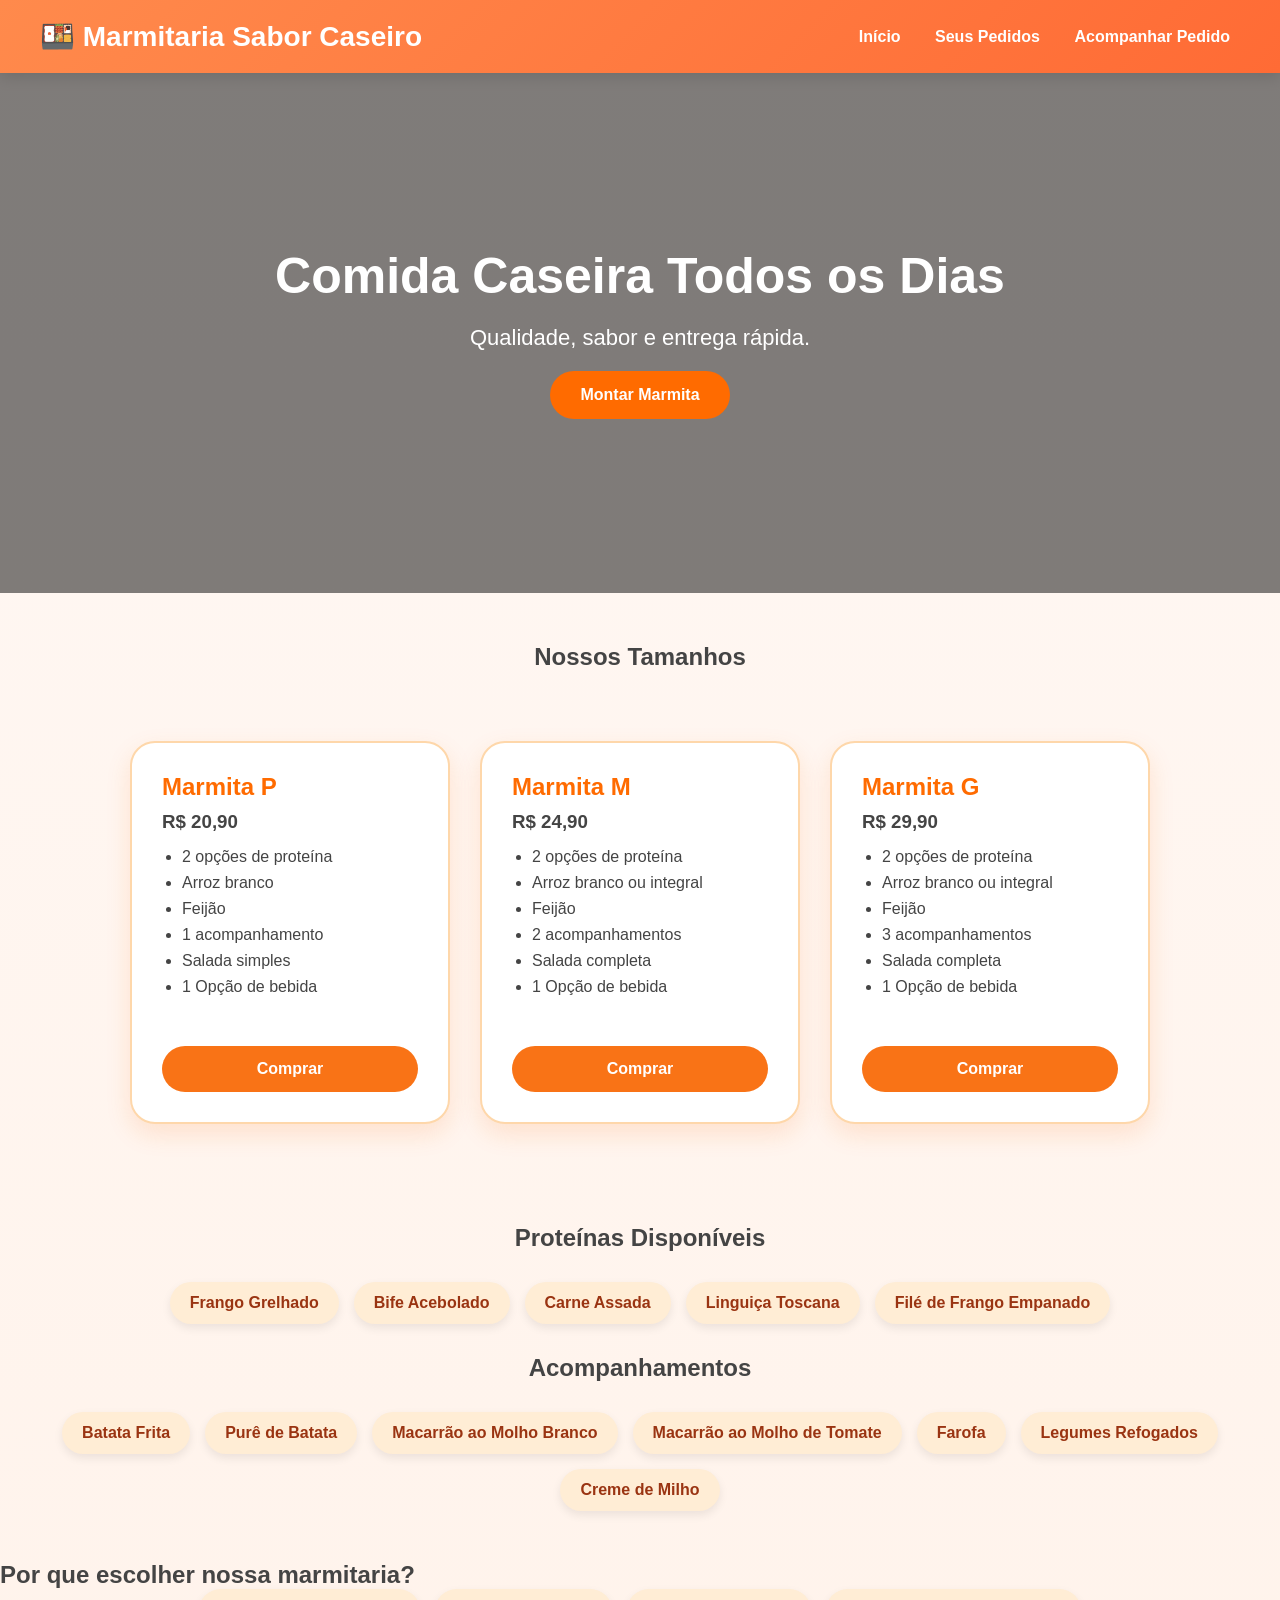
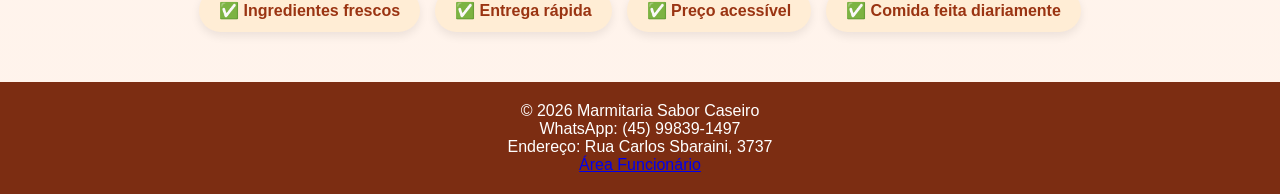
<file: site-domicio1-main/site domicio/index.html>
<!DOCTYPE html>
<html lang="pt-BR">
<head>
<meta charset="UTF-8">
<meta name="viewport" content="width=device-width, initial-scale=1.0">

<title>Marmitaria Sabor Caseiro</title>

<meta name="description" content="Marmitas caseiras com entrega rápida. Monte sua marmita personalizada e receba em casa.">

<link rel="stylesheet" href="style.css">
</head>
<body>

<header>
    <div class="logo">🍱 Marmitaria Sabor Caseiro</div>

    <nav aria-label="Menu principal">
         <a href="index.html">Início</a>
         <a href="carrinho.html">Seus Pedidos</a>
         <a href="acompanhar.html">Acompanhar Pedido</a>
    </nav>
</header>

<section class="banner">
    <h1>Comida Caseira Todos os Dias</h1>
    <p>Qualidade, sabor e entrega rápida.</p>
    <a href="montar.html" class="btn">Montar Marmita</a>
</section>

<main>

<section class="titulo">
    <h2>Nossos Tamanhos</h2>
</section>

<section class="cards">

    <div class="card">
        <h2>Marmita P</h2>

        <h3>R$ 20,90</h3>

        <ul>
            <li>2 opções de proteína</li>
            <li>Arroz branco</li>
            <li>Feijão</li>
            <li>1 acompanhamento</li>
            <li>Salada simples</li>
            <li>1 Opção de bebida</li>
        </ul>

        <button onclick="escolherMarmita('Marmita P')">
            Comprar
        </button>
    </div>

    <div class="card">
        <h2>Marmita M</h2>

        <h3>R$ 24,90</h3>

        <ul>
            <li>2 opções de proteína</li>
            <li>Arroz branco ou integral</li>
            <li>Feijão</li>
            <li>2 acompanhamentos</li>
            <li>Salada completa</li>
            <li>1 Opção de bebida</li>
        </ul>

        <button onclick="escolherMarmita('Marmita M')">
            Comprar
        </button>
    </div>

    <div class="card">
        <h2>Marmita G</h2>

        <h3>R$ 29,90</h3>

        <ul>
            <li>2 opções de proteína</li>
            <li>Arroz branco ou integral</li>
            <li>Feijão</li>
            <li>3 acompanhamentos</li>
            <li>Salada completa</li>
            <li>1 Opção de bebida</li>
        </ul>

        <button onclick="escolherMarmita('Marmita G')">
            Comprar
        </button>
    </div>

</section>

<section class="info">

    <h2>Proteínas Disponíveis</h2>

    <div class="lista">
        <span>Frango Grelhado</span>
        <span>Bife Acebolado</span>
        <span>Carne Assada</span>
        <span>Linguiça Toscana</span>
        <span>Filé de Frango Empanado</span>
    </div>

    <h2>Acompanhamentos</h2>

    <div class="lista">
        <span>Batata Frita</span>
        <span>Purê de Batata</span>
        <span>Macarrão ao Molho Branco</span>
        <span>Macarrão ao Molho de Tomate</span>
        <span>Farofa</span>
        <span>Legumes Refogados</span>
        <span>Creme de Milho</span>
    </div>

</section>

<section class="beneficios">

    <h2>Por que escolher nossa marmitaria?</h2>

    <div class="lista">
        <span>✅ Ingredientes frescos</span>
        <span>✅ Entrega rápida</span>
        <span>✅ Preço acessível</span>
        <span>✅ Comida feita diariamente</span>
    </div>

</section>

</main>

<footer>
    <p>© 2026 Marmitaria Sabor Caseiro</p>
    <p>WhatsApp: (45) 99839-1497</p>
    <p>Endereço: Rua Carlos Sbaraini, 3737
    </p>
    <a href="funcionario.html">Área Funcionário</a>
</footer>


<script src="script.js"></script>

</body>
</html>
</file>
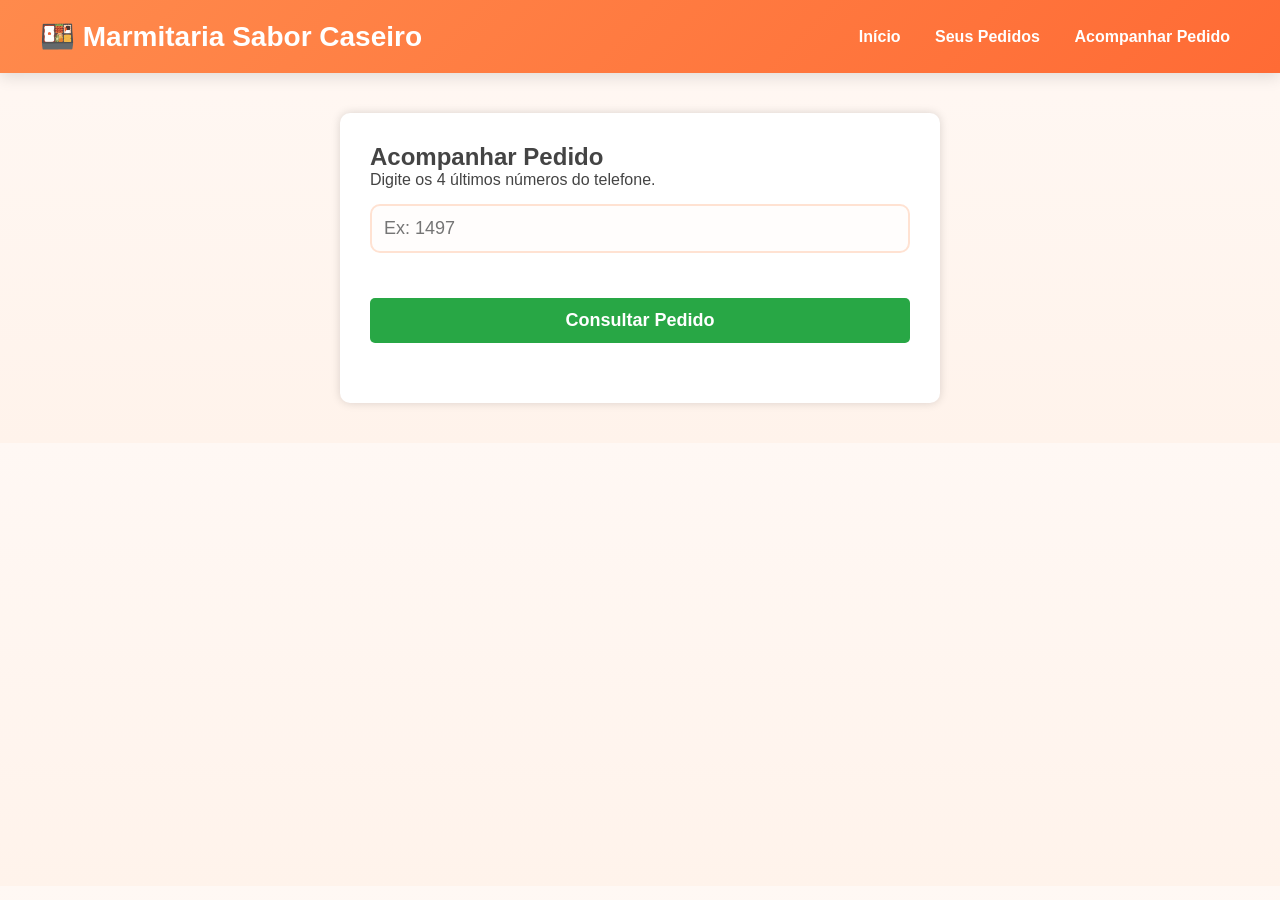
<file: site-domicio1-main/site domicio/acompanhar.html>
<!DOCTYPE html>
<html lang="pt-BR">
<head>
<meta charset="UTF-8">
<meta name="viewport" content="width=device-width, initial-scale=1.0">

<title>Acompanhar Pedido</title>

<link rel="stylesheet" href="style.css">

<style>

.container{
    max-width:600px;
    margin:40px auto;
    background:#fff;
    padding:30px;
    border-radius:10px;
    box-shadow:0 0 10px rgba(0,0,0,.15);
}

input{
    width:100%;
    padding:12px;
    margin:15px 0;
    font-size:18px;
}

button{
    width:100%;
    padding:12px;
    background:#28a745;
    color:white;
    border:none;
    font-size:18px;
    cursor:pointer;
    border-radius:5px;
}

.status{
    margin-top:30px;
    text-align:center;
}

.etapa{
    padding:15px;
    margin:10px 0;
    border-radius:8px;
    background:#eee;
}

.ativa{
    background:#28a745;
    color:white;
    font-weight:bold;
}

.codigo{
    font-size:22px;
    color:#d35400;
}

</style>

</head>
<body>

<header>

<div class="logo">🍱 Marmitaria Sabor Caseiro</div>

<nav>
<a href="index.html">Início</a>
<a href="carrinho.html">Seus Pedidos</a>
<a href="acompanhar.html">Acompanhar Pedido</a>
</nav>

</header>

<div class="container">

<h2>Acompanhar Pedido</h2>

<p>Digite os 4 últimos números do telefone.</p>

<input
type="text"
id="codigo"
maxlength="4"
placeholder="Ex: 1497">

<button onclick="buscarPedido()">
Consultar Pedido
</button>

<div class="status" id="resultado"></div>

</div>

<script src="acompanhar.js"></script>

</body>
</html>
</file>
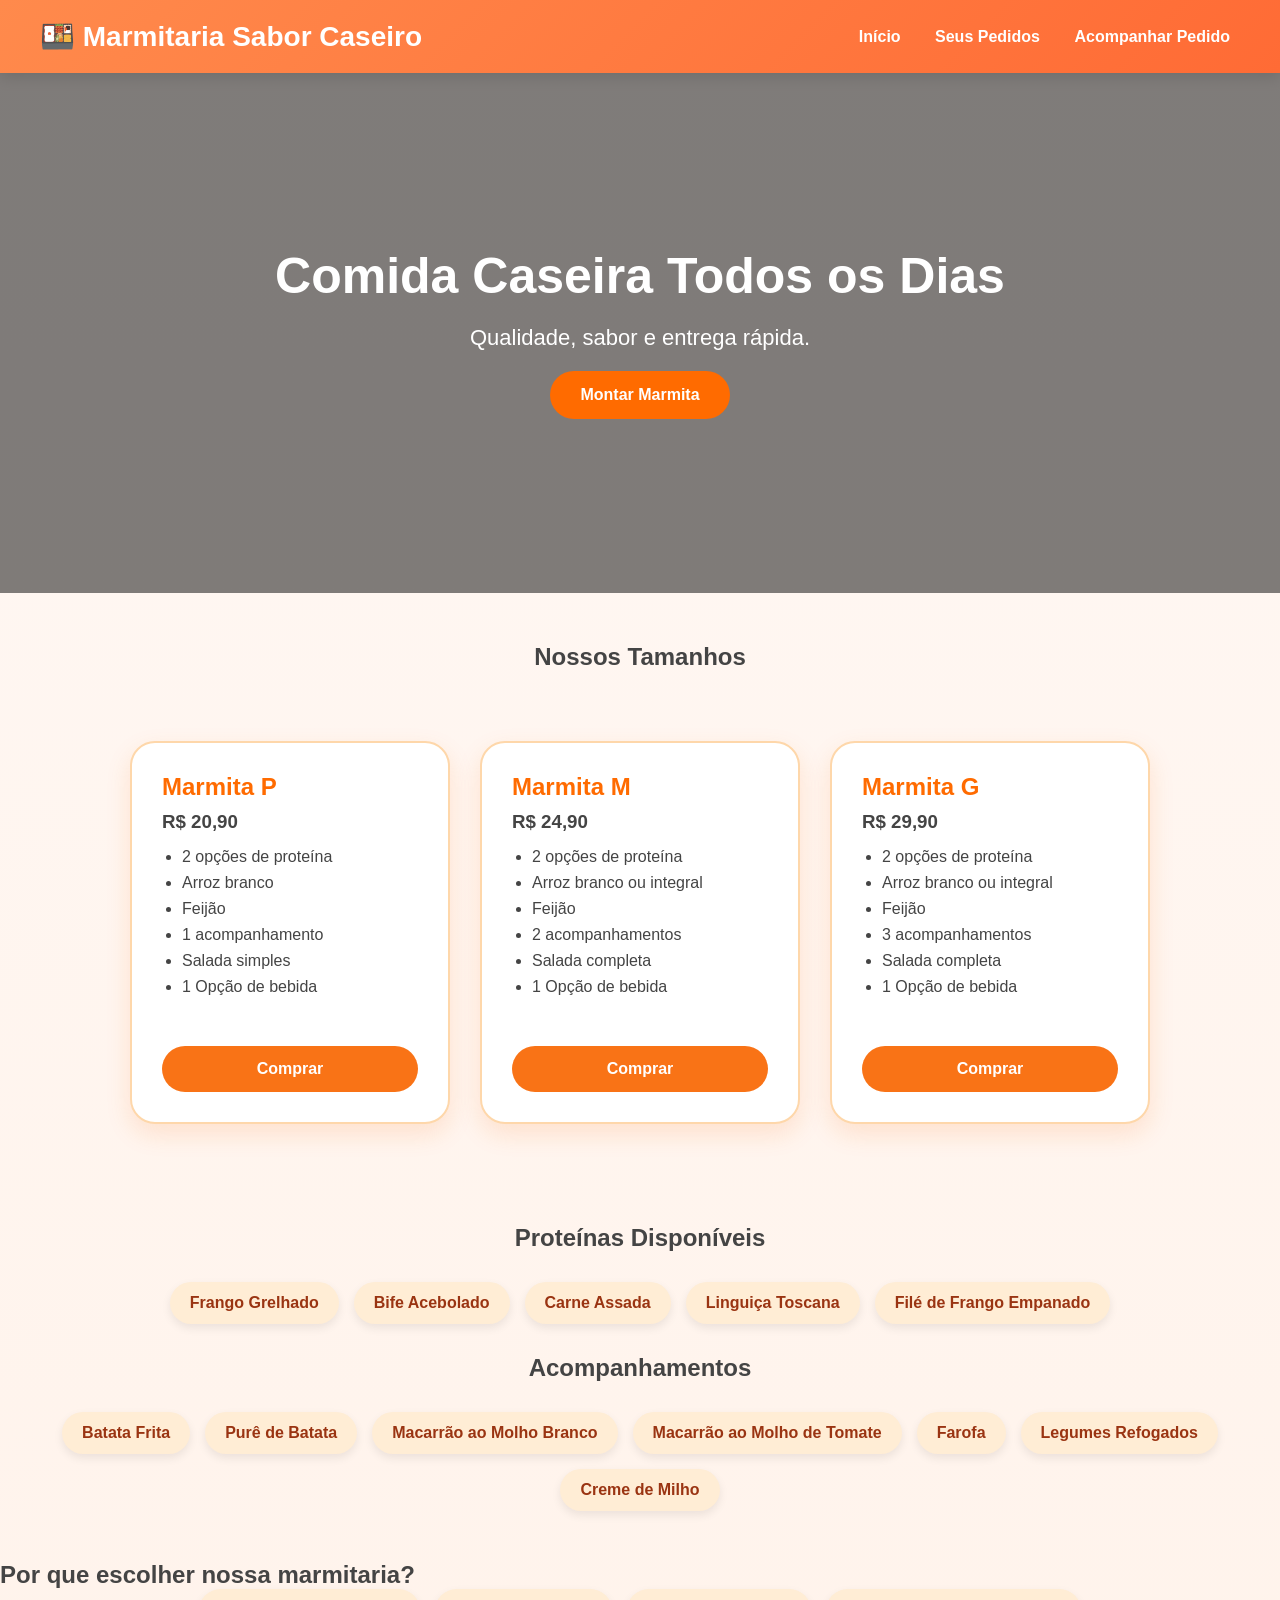
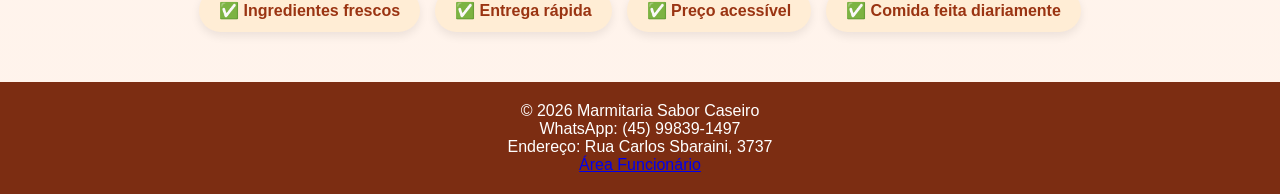
<file: site-domicio1-main/site domicio/cadastro.html>
<!DOCTYPE html>
<html lang="pt-BR">
<head>
<meta charset="UTF-8">
<meta name="viewport" content="width=device-width, initial-scale=1.0">
<title>Cadastro</title>
<link rel="stylesheet" href="style.css">
</head>
<body>

<header>
    <div class="logo">🍱 Marmitaria Sabor Caseiro</div>

    <nav>
        <a href="index.html">Início</a>
        <a href="montar.html">Monte Sua Marmita</a>
        <a href="cadastro.html">Cadastro</a>
    </nav>
</header>


<section class="formulario">

<h1>Cadastro de Cliente</h1>

<form id="formCadastro">

<input type="text" id="nome" placeholder="Nome Completo" required>

<input type="email" id="email" placeholder="Email" required>

<input type="tel" id="telefone" placeholder="Telefone" required>

<input type="text" id="endereco" placeholder="Endereço" required>

<input type="text" id="informacoes" placeholder="Informações adicionais(opcional)">

<button type="submit">Cadastrar</button>

</form>

</section>


<script>

document.getElementById("formCadastro").addEventListener("submit", function(event){

    event.preventDefault();


    // Criando o objeto cliente
    let telefone = document.getElementById("telefone").value;

    let cliente = {
        nome: document.getElementById("nome").value,
        email: document.getElementById("email").value,
        telefone: telefone,
        endereco: document.getElementById("endereco").value,

        // pega os 4 últimos números do telefone
        codigoEntrega: telefone.slice(-4)
    };


    // Pega clientes já cadastrados
    let clientes = JSON.parse(localStorage.getItem("clientes")) || [];


    // Adiciona o novo cliente
    clientes.push(cliente);


    // Salva todos os clientes
    localStorage.setItem(
        "clientes",
        JSON.stringify(clientes)
    );


    // Salva cliente atual
    localStorage.setItem(
        "clienteAtual",
        JSON.stringify(cliente)
    );


    // Verifica se existe pedido aguardando cadastro
    let pedidoPendente = JSON.parse(
        localStorage.getItem("pedidoPendente")
    );


    if(pedidoPendente){

        // adiciona os dados do cliente no pedido
        pedidoPendente.cliente = cliente;

        pedidoPendente.codigoEntrega = cliente.codigoEntrega;

        pedidoPendente.status = "Em preparação";


        // pega histórico existente
        let historico = JSON.parse(
            localStorage.getItem("historicoPedidos")
        ) || [];


        // salva o pedido completo
        historico.push(pedidoPendente);


        localStorage.setItem(
            "historicoPedidos",
            JSON.stringify(historico)
        );


        // remove pedido temporário
        localStorage.removeItem("pedidoPendente");


        alert(
            "Cadastro realizado com sucesso!\n\nSeu pedido foi confirmado!"
        );


        // vai para acompanhar pedido
        window.location.href = "acompanhar.html";


    } else {


        alert("Cadastro realizado com sucesso!");


        // caso não tenha pedido pendente
        window.location.href = "index.html";

    }


});

</script>

<script src="script.js"></script>

</body>
</html>
</file>
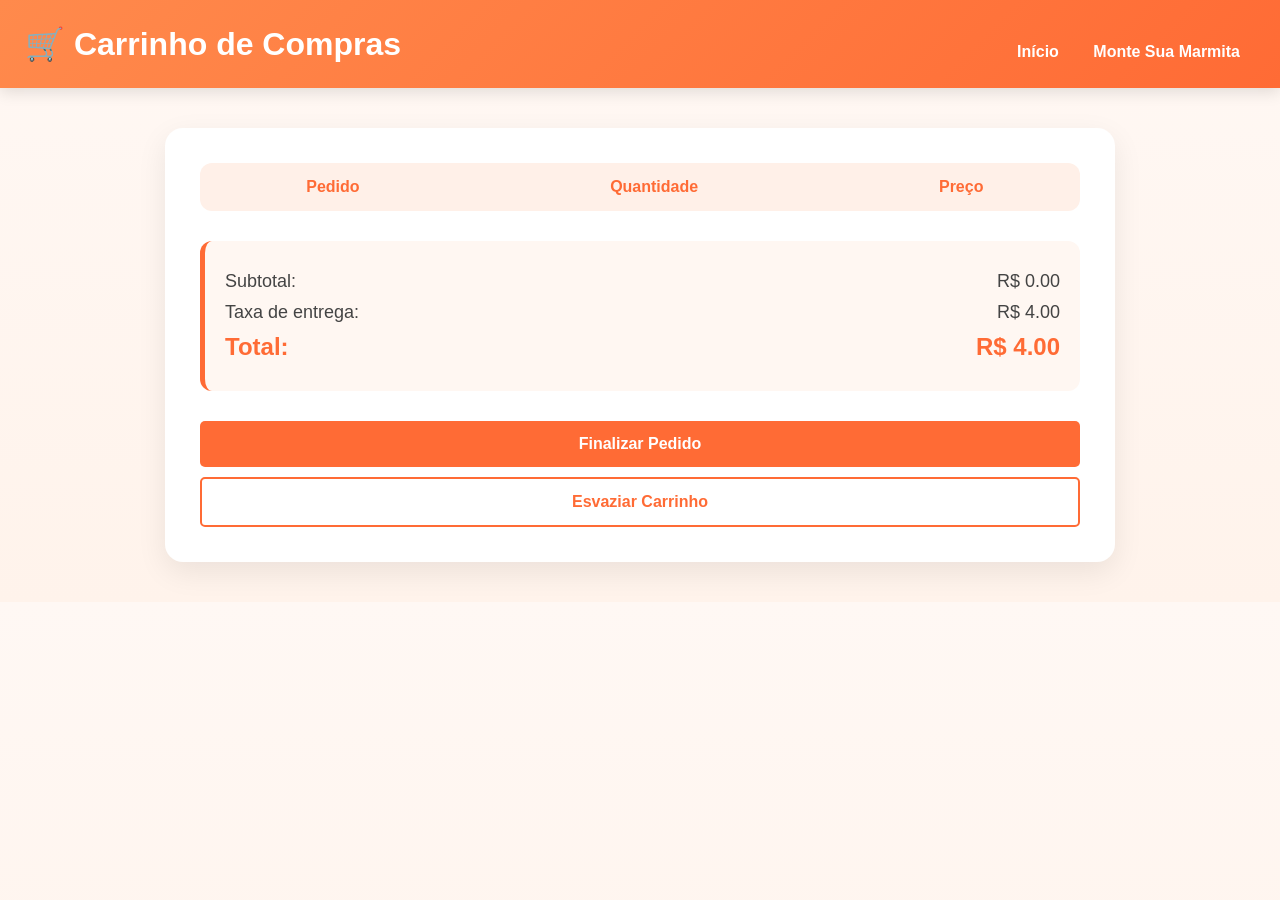
<file: site-domicio1-main/site domicio/carrinho.html>
<!DOCTYPE html>
<html lang="pt-BR">
<head>
<meta charset="UTF-8">
<meta name="viewport" content="width=device-width, initial-scale=1.0">

<title>Carrinho - Marmitaria Sabor Caseiro</title>

<link rel="stylesheet" href="style.css">

<style>
    body{
    font-family:'Segoe UI', Tahoma, Geneva, Verdana, sans-serif;
    background:linear-gradient(180deg,#fff8f4,#fff3eb);
    margin:0;
    color:#444;
}

header{
    background:linear-gradient(135deg,#ff8a4c,#ff6b35);
    color:white;
    padding:25px;
    text-align:center;
    box-shadow:0 4px 15px rgba(0,0,0,.12);
}

header h1{
    margin:0;
    font-size:32px;
}

nav{
    margin-top:15px;
}

nav a{
    color:white;
    text-decoration:none;
    margin:0 15px;
    font-weight:600;
    transition:.3s;
}

nav a:hover{
    opacity:.8;
}

main{
    max-width:950px;
    margin:40px auto;
    background:white;
    padding:35px;
    border-radius:18px;
    box-shadow:0 10px 30px rgba(0,0,0,.08);
}

table{
    width:100%;
    border-collapse:collapse;
    overflow:hidden;
    border-radius:12px;
}

thead{
    background:#fff0e8;
}

th{
    color:#ff6b35;
    padding:15px;
    font-size:16px;
}

td{
    padding:18px 15px;
    border-bottom:1px solid #f3e3da;
}

tr:hover{
    background:#fff9f6;
}

.total{
    margin-top:30px;
    background:#fff7f2;
    border-left:5px solid #ff6b35;
    padding:20px;
    border-radius:12px;
}

.total p{
    display:flex;
    justify-content:space-between;
    font-size:18px;
    margin:10px 0;
}

.total p:last-child{
    font-size:24px;
    font-weight:bold;
    color:#ff6b35;
}

button{
    border:none;
    border-radius:10px;
    cursor:pointer;
    transition:.3s;
    font-size:15px;
}

td button{
    width:34px;
    height:34px;
    margin:0 6px;
    background:#ffe4d6;
    color:#ff6b35;
    font-size:20px;
    font-weight:bold;
}

td button:hover{
    background:#ff6b35;
    color:white;
}

.btn-finalizar{
    background:#ff6b35;
    color:white;
    padding:14px 30px;
    font-weight:bold;
    margin-top:30px;
    margin-right:15px;
}

.btn-finalizar:hover{
    background:#e75b26;
    transform:translateY(-2px);
}

.btn-limpar{
    background:white;
    color:#ff6b35;
    border:2px solid #ff6b35;
    padding:14px 30px;
    font-weight:bold;
}

.btn-limpar:hover{
    background:#ff6b35;
    color:white;
}

@media(max-width:700px){

    main{
        margin:20px;
        padding:20px;
    }

    table{
        font-size:14px;
    }

    .btn-finalizar,
    .btn-limpar{
        width:100%;
        margin-top:15px;
    }
}
</style>

</head>
<body>

<header>
<h1>🛒 Carrinho de Compras</h1>
    <nav>
        <a href="index.html">Início</a>
        <a href="montar.html">Monte Sua Marmita</a>
    </nav>
</header>

<main>

<table>
<thead>
<tr>
    <th>Pedido</th>
    <th>Quantidade</th>
    <th>Preço</th>
</tr>
</thead>

<tbody id="listaPedidos">

</tbody>
                
</table>

<div class="total">
<p>Subtotal: <span id="subtotal">R$ 0,00</span></p>
<p>Taxa de entrega: <span id="entrega">R$ 4,00</span></p>
<p>Total: <span id="total">R$ 0,00</span></p>
</div>

 

<button onclick="finalizarPedido()" class="btn-finalizar">
    Finalizar Pedido
</button>

<button onclick="esvaziarCarrinho()" class="btn-limpar">
    Esvaziar Carrinho
</button>

</main>

<script src="script.js"></script>
</body>
</html>
</file>
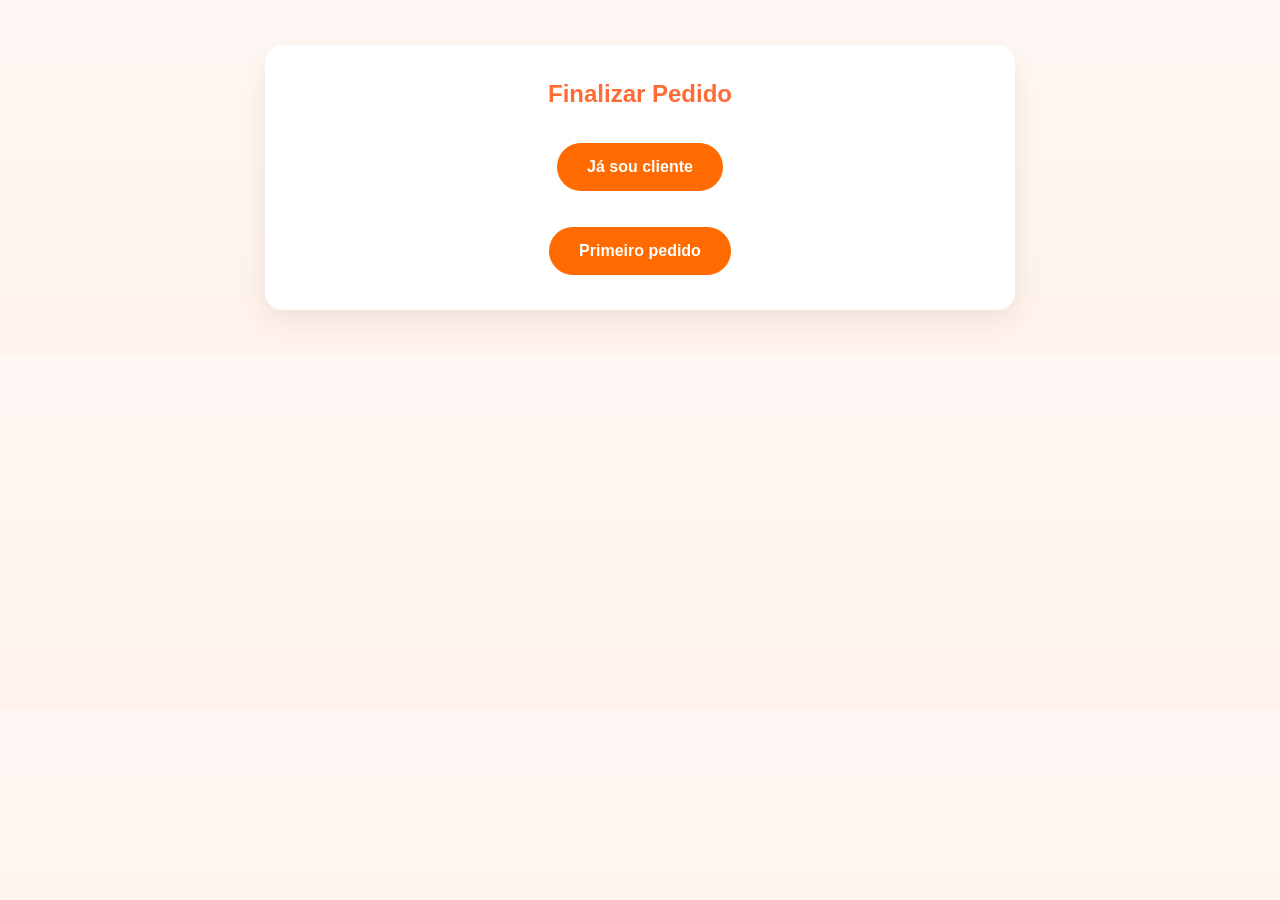
<file: site-domicio1-main/site domicio/escolha.html>
<!DOCTYPE html>
<html lang="pt-BR">
<head>
<meta charset="UTF-8">
<title>Finalizar Pedido</title>
<link rel="stylesheet" href="style.css">
</head>

<body>

<section class="formulario">

<h1>Finalizar Pedido</h1>

<a href="login.html" class="btn">
Já sou cliente
</a>

<br><br>

<a href="cadastro.html" class="btn">
Primeiro pedido
</a>

</section>

</body>
</html>
</file>
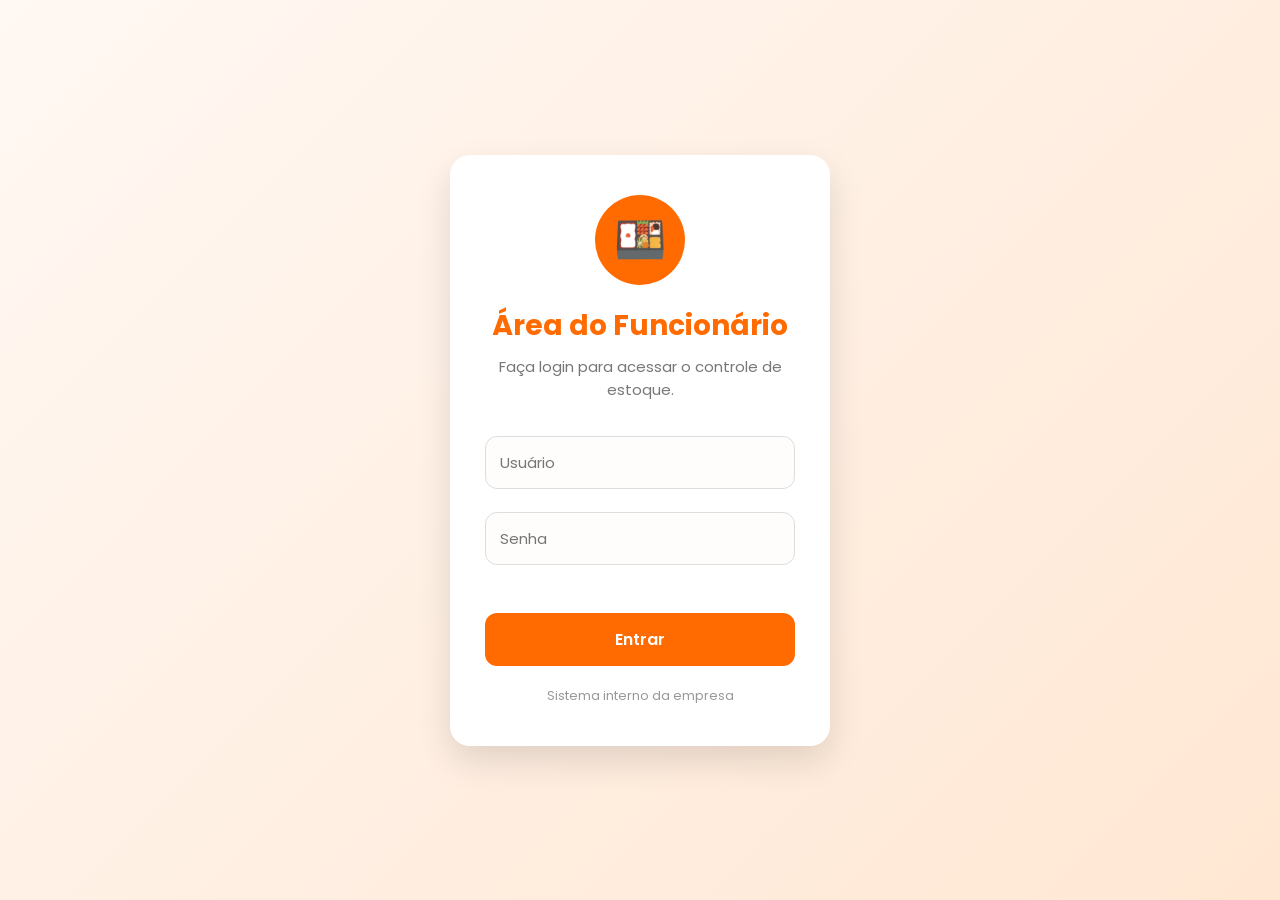
<file: site-domicio1-main/site domicio/estoque.html>
<!DOCTYPE html>

<html lang="pt-BR">

<head>

<meta charset="UTF-8">

<title>Estoque</title>

<link rel="stylesheet" href="estoque.css">

</head>


<body>


<header>

<h1>📦 Controle de Estoque</h1>

</header>



<div class="container">


<h2>Estoque Atual</h2>

<div id="lista">

</div>



<h2>Movimentações dos Pedidos</h2>

<div id="historico">

</div>


</div>



<script src="estoque.js"></script>


</body>
</html>
</file>
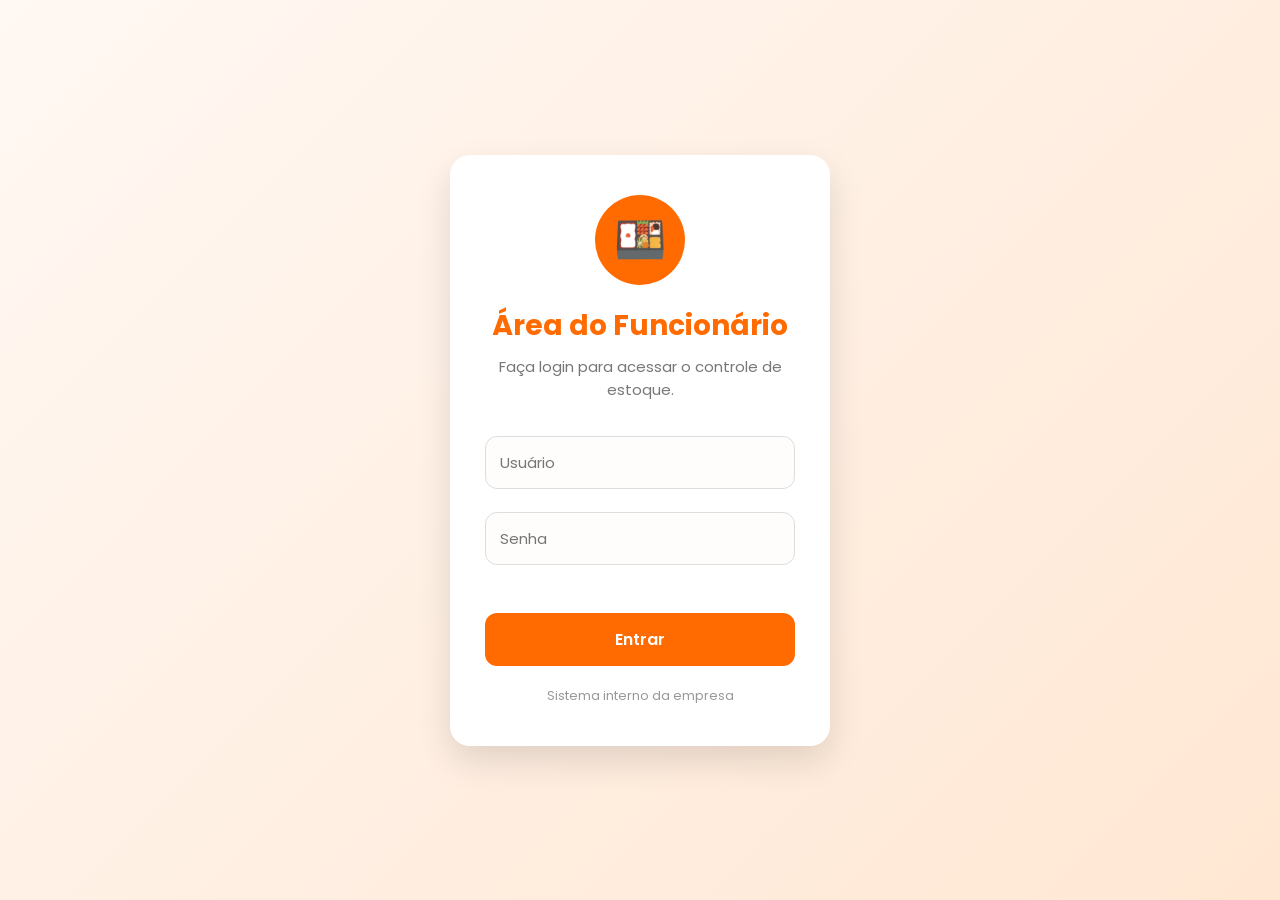
<file: site-domicio1-main/site domicio/funcionario.html>
<!DOCTYPE html>
<html lang="pt-BR">

<head>
    <meta charset="UTF-8">
    <title>Área do Funcionário</title>

    <link rel="stylesheet" href="style.css">

    <style>
        @import url('https://fonts.googleapis.com/css2?family=Poppins:wght@300;400;500;600&display=swap');

        *{
            margin:0;
            padding:0;
            box-sizing:border-box;
            font-family:"Poppins",sans-serif;
        }

        body{
            min-height:100vh;
            display:flex;
            justify-content:center;
            align-items:center;
            background:linear-gradient(135deg,#fff8f3,#ffe7d3);
        }

        .login-card{
            width:380px;
            background:#fff;
            border-radius:20px;
            padding:40px 35px;
            box-shadow:0 15px 35px rgba(0,0,0,.12);
            text-align:center;
        }

        .icone{
            width:90px;
            height:90px;
            margin:0 auto 20px;
            border-radius:50%;
            background:#ff6b00;
            display:flex;
            align-items:center;
            justify-content:center;
            font-size:42px;
            color:#fff;
        }

        h1{
            color:#ff6b00;
            margin-bottom:8px;
            font-size:28px;
        }

        p{
            color:#777;
            margin-bottom:30px;
            font-size:15px;
        }

        input{
            width:100%;
            padding:14px;
            margin-bottom:18px;
            border:1px solid #ddd;
            border-radius:12px;
            font-size:15px;
            transition:.3s;
        }

        input:focus{
            outline:none;
            border-color:#ff6b00;
            box-shadow:0 0 10px rgba(255,107,0,.2);
        }

        button{
            width:100%;
            padding:14px;
            border:none;
            border-radius:12px;
            background:#ff6b00;
            color:#fff;
            font-size:16px;
            font-weight:600;
            cursor:pointer;
            transition:.3s;
        }

        button:hover{
            background:#e85f00;
            transform:translateY(-2px);
        }

        .rodape{
            margin-top:20px;
            color:#999;
            font-size:13px;
        }

        @media(max-width:450px){

            .login-card{
                width:92%;
                padding:30px 25px;
            }

            h1{
                font-size:24px;
            }

        }
    </style>

</head>

<body>

<div class="login-card">

    <div class="icone">🍱</div>

    <h1>Área do Funcionário</h1>

    <p>Faça login para acessar o controle de estoque.</p>

    <input
        type="text"
        id="usuario"
        placeholder="Usuário">

    <input
        type="password"
        id="senha"
        placeholder="Senha">

    <button onclick="entrar()">
        Entrar
    </button>

    <div class="rodape">
        Sistema interno da empresa
    </div>

</div>

<script>

function entrar(){

let usuario =
document.getElementById("usuario").value;

let senha =
document.getElementById("senha").value;

if(usuario=="funcionario" && senha=="1234"){

localStorage.setItem(
"funcionarioLogado",
"sim"
);

window.location.href="estoque.html";

}else{

alert("Usuário ou senha incorretos");

}

}

</script>

</body>
</html>
</file>
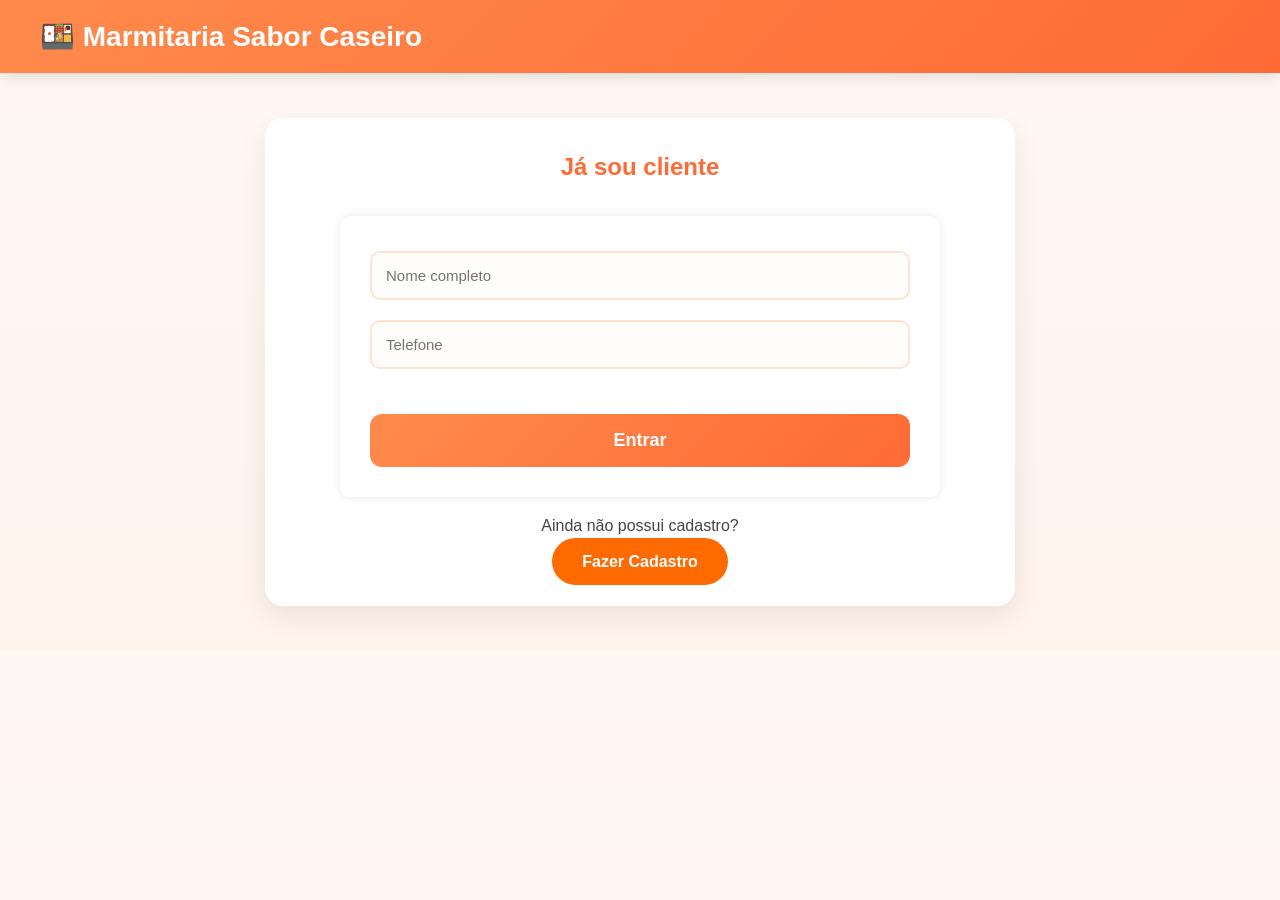
<file: site-domicio1-main/site domicio/login.html>
<!DOCTYPE html>
<html lang="pt-BR">
<head>
<meta charset="UTF-8">
<meta name="viewport" content="width=device-width, initial-scale=1.0">
<title>Já sou cliente</title>
<link rel="stylesheet" href="style.css">
</head>

<body>

<header>
    <div class="logo">🍱 Marmitaria Sabor Caseiro</div>
</header>

<section class="formulario">

<h1>Já sou cliente</h1>

<form id="formLogin">

<input
type="text"
id="nome"
placeholder="Nome completo"
required>

<input
type="tel"
id="telefone"
placeholder="Telefone"
required>

<button type="submit">
Entrar
</button>

</form>

<p style="text-align:center;margin-top:20px;">
Ainda não possui cadastro?
<br><br>

<a href="cadastro.html" class="btn">
Fazer Cadastro
</a>

</p>

</section>

<script>

document.getElementById("formLogin").addEventListener("submit",function(e){

e.preventDefault();

let nome=document.getElementById("nome").value.trim();

let telefone=document.getElementById("telefone").value.trim();

let clientes=JSON.parse(localStorage.getItem("clientes"))||[];

let cliente=clientes.find(c=>

c.nome.toLowerCase()==nome.toLowerCase() &&

c.telefone==telefone

);

if(!cliente){

alert("Cliente não encontrado.");

return;

}

localStorage.setItem(
"clienteAtual",
JSON.stringify(cliente)
);

let pedido=JSON.parse(localStorage.getItem("pedidoPendente"));

if(pedido){

pedido.cliente=cliente;

pedido.codigoEntrega=cliente.codigoEntrega;

pedido.status="Em preparação";

let historico=
JSON.parse(localStorage.getItem("historicoPedidos"))||[];

historico.push(pedido);

localStorage.setItem(
"historicoPedidos",
JSON.stringify(historico)
);

localStorage.removeItem("pedidoPendente");

}

alert("Bem-vindo novamente!");

window.location.href="acompanhar.html";

});

</script>

</body>
</html>
</file>
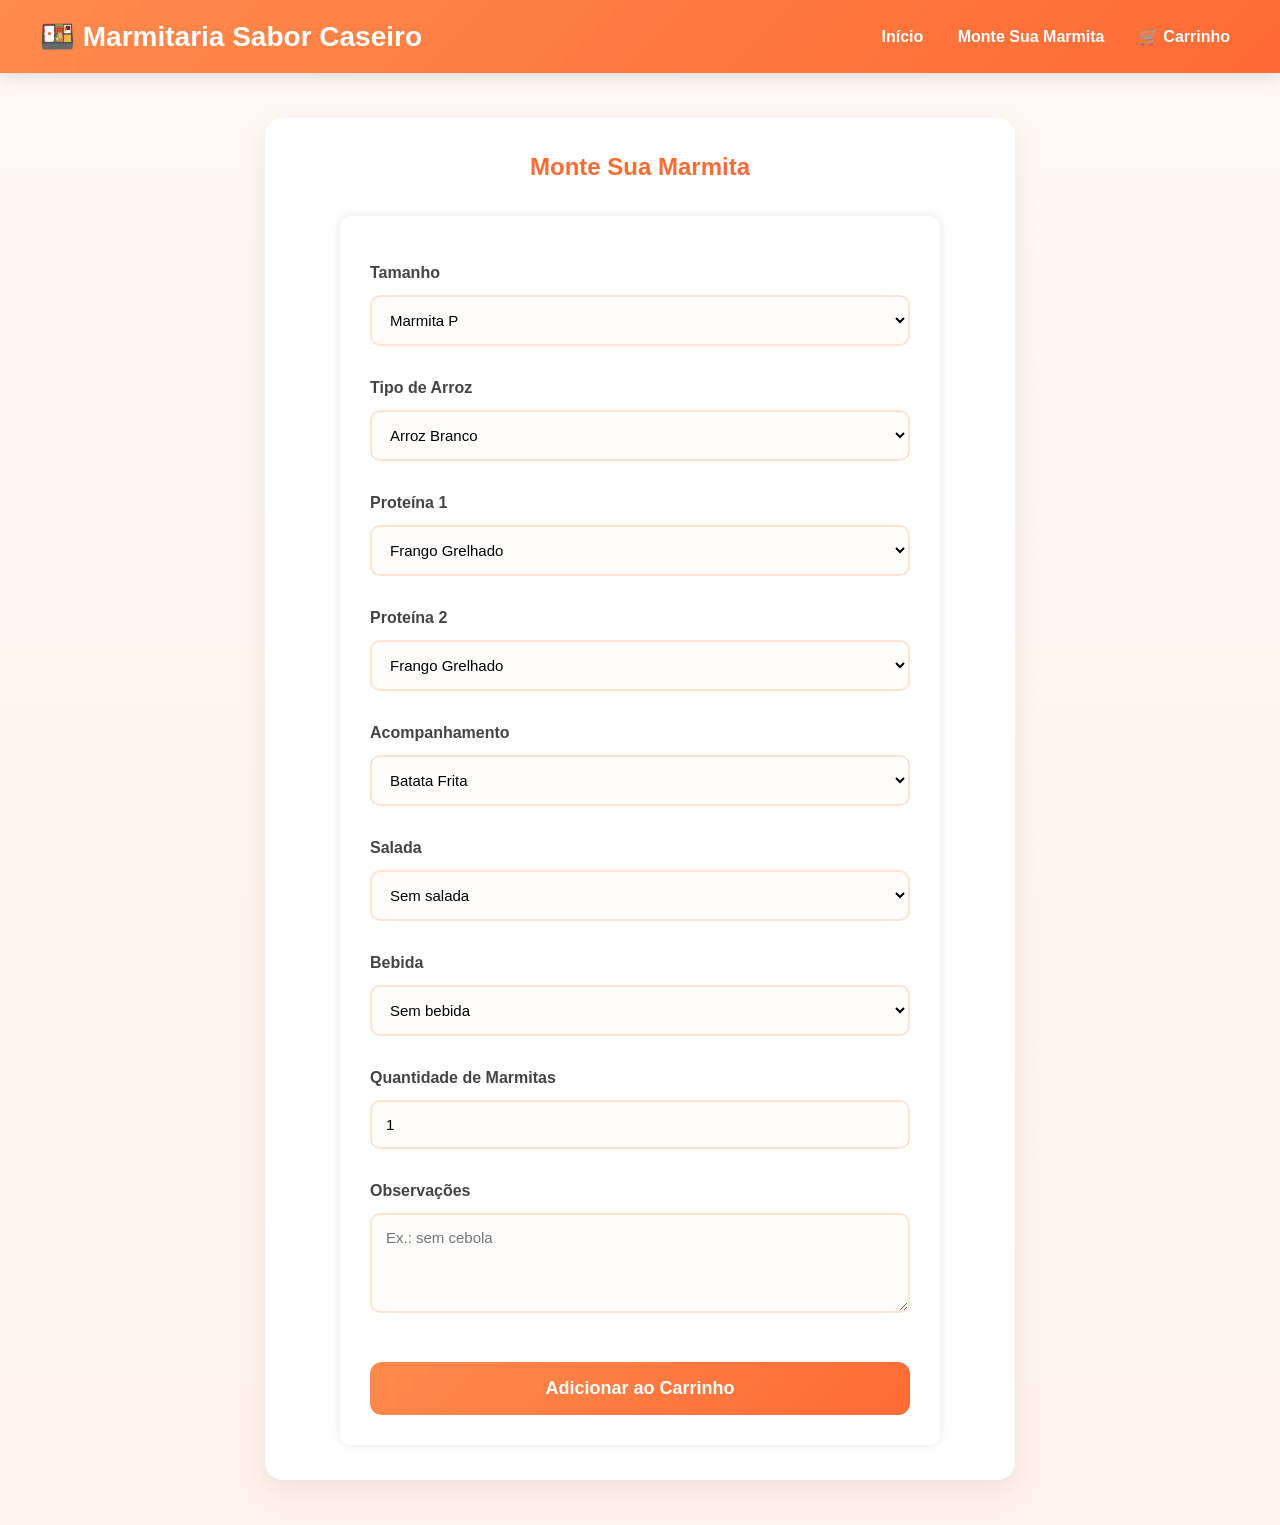
<file: site-domicio1-main/site domicio/montar.html>
<!DOCTYPE html>
<html lang="pt-BR">
<head>
<meta charset="UTF-8">
<meta name="viewport" content="width=device-width, initial-scale=1.0">
<title>Monte Sua Marmita</title>
<link rel="stylesheet" href="style.css">
</head>

<body>

<header>

    <div class="logo">🍱 Marmitaria Sabor Caseiro</div>

    <nav>
        <a href="index.html">Início</a>
        <a href="montar.html">Monte Sua Marmita</a>
        <a href="carrinho.html">🛒 Carrinho</a>
    </nav>

</header>


<section class="formulario">

<h1>Monte Sua Marmita</h1>

<form>


<label for="tamanho">Tamanho</label>

<select id="tamanho">
    <option>Marmita P</option>
    <option>Marmita M</option>
    <option>Marmita G</option>
</select>


<label for="arroz">Tipo de Arroz</label>

<select id="arroz">
    <option>Arroz Branco</option>
    <option>Arroz Integral</option>
</select>


<label for="proteina1">Proteína 1</label>

<select id="proteina1">
    <option>Frango Grelhado</option>
    <option>Bife Acebolado</option>
    <option>Carne Assada</option>
    <option>Linguiça Toscana</option>
</select>


<label for="proteina2">Proteína 2</label>

<select id="proteina2">
    <option>Frango Grelhado</option>
    <option>Bife Acebolado</option>
    <option>Carne Assada</option>
    <option>Linguiça Toscana</option>
</select>


<label for="acompanhamento">Acompanhamento</label>

<select id="acompanhamento">
    <option>Batata Frita</option>
    <option>Purê de Batata</option>
    <option>Macarrão</option>
    <option>Farofa</option>
    <option>Legumes Refogados (Cenoura, Abobrinha, Brócolis, Pimentão e Milho)</option>
</select>


<label for="salada">Salada</label>

<select id="salada">
    <option>Sem salada</option>
    <option>Alface e Tomate</option>
    <option>Alface, Cenoura e Beterraba</option>
    <option>Apenas Tomate</option>
    <option>Repolho</option>
    <option>Mix de Folhas (Alface, Rúcula e Tomate)</option>
</select>

<label for="bebida">Bebida</label>

<select id="bebida">
    <option>Sem bebida</option>
    <option>Água 500ml</option>
    <option>Guaraná 350ml</option>
    <option>Guaraná 600ml</option>
    <option>Coca-Cola 350ml</option>
    <option>Coca-Cola 600ml</option>
    <option>Sprite 350ml</option>
    <option>Sprite 600ml</option>
    <option>Fanta Laranja 350ml</option>
    <option>Fanta Laranja 600ml</option>
    <option>Fanta Uva 350ml</option>
    <option>Fanta Uva 600ml</option>
    <option>Pepsi 350ml</option>
    <option>Pepsi 600ml</option>
</select>

<label for="quantidade">
Quantidade de Marmitas
</label>

<input 
type="number"
id="quantidade"
value="1"
min="1"
max="50">

<label for="observacao">Observações</label>
<textarea
     id="observacao"
     placeholder="Ex.: sem cebola">
</textarea>

<button type="submit">
Adicionar ao Carrinho
</button>


</form>

</section>


<script src="script.js"></script>

</body>
</html>
</file>
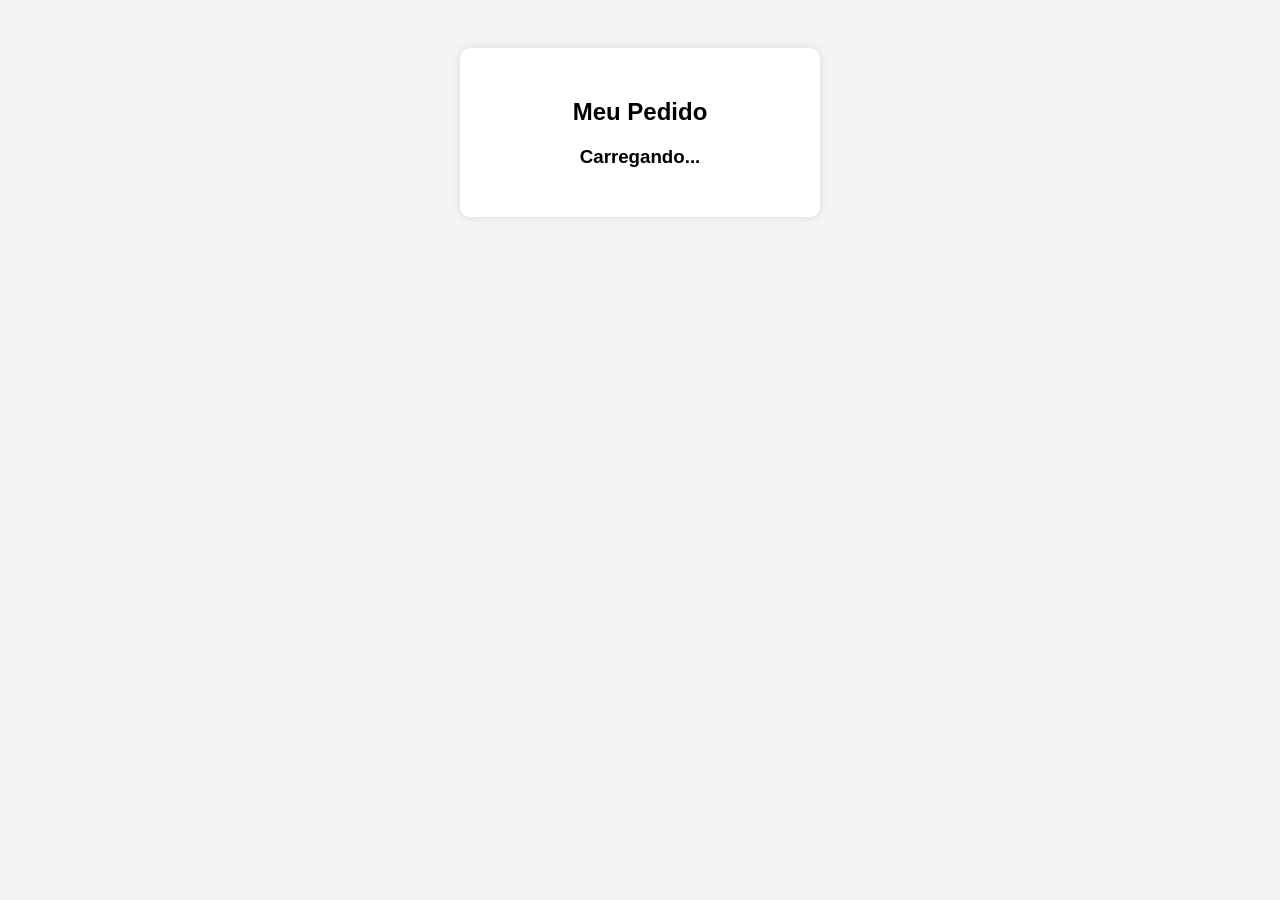
<file: site-domicio1-main/site domicio/pedido.html>
<!DOCTYPE html>
<html lang="pt-BR">
<head>
<meta charset="UTF-8">
<title>Meu Pedido</title>

<style>
body{
    font-family: Arial;
    background:#f4f4f4;
    text-align:center;
    padding:40px;
}

.box{
    background:white;
    padding:30px;
    border-radius:10px;
    width:300px;
    margin:auto;
    box-shadow:0 0 10px rgba(0,0,0,.1);
}
</style>
</head>

<body>

<div class="box">
    <h2>Meu Pedido</h2>

    <p id="codigo"></p>
    <p id="nome"></p>
    <h3 id="status">Carregando...</h3>
</div>

<script>
let cliente = JSON.parse(localStorage.getItem("clienteAtual"));

if(cliente){

    document.getElementById("codigo").innerText =
        "Código do pedido: " + cliente.codigoPedido;

    document.getElementById("nome").innerText =
        "Cliente: " + cliente.nome;

    document.getElementById("status").innerText =
        "Status: " + cliente.status;

}
</script>

</body>
</html>
</file>
<file: site-domicio1-main/site domicio/style.css>
*{
margin:0;
padding:0;
box-sizing:border-box;
font-family:'Segoe UI', Arial, sans-serif;
}

body{
background:#fff8f2;
color:#4a2c20;
}

header{
background:linear-gradient(135deg,#f97316,#fb923c);
padding:20px 8%;
display:flex;
justify-content:space-between;
align-items:center;
flex-wrap:wrap;
box-shadow:0 4px 15px rgba(0,0,0,.15);
}

.logo{
color:white;
font-size:24px;
font-weight:bold;
}

nav a{
color:white;
text-decoration:none;
margin:10px;
font-weight:bold;
transition:.3s;
}

nav a:hover{
opacity:.75;
}

.banner{
height:520px;
background:linear-gradient(rgba(0,0,0,.5),rgba(0,0,0,.5)),
url('https://images.unsplash.com/photo-1504674900247-0877df9cc836');
background-size:cover;
background-position:center;
display:flex;
flex-direction:column;
justify-content:center;
align-items:center;
color:white;
text-align:center;
}

.banner h1{
font-size:50px;
margin-bottom:20px;
}

.banner p{
font-size:22px;
margin-bottom:20px;
}

.btn{
background:#ff6b00;
padding:15px 30px;
color:white;
text-decoration:none;
border-radius:30px;
font-weight:bold;
transition:.3s;
}

.btn:hover{
background:#ea580c;
transform:scale(1.05);
}

.titulo{
text-align:center;
padding:50px 20px;
}

.cards{
display:flex;
justify-content:center;
gap:30px;
flex-wrap:wrap;
padding:20px;
}

.card{
background:white;
width:320px;
padding:30px;
border-radius:25px;
box-shadow:0 10px 25px rgba(249,115,22,.15);
border:2px solid #fed7aa;
transition:.3s;
}

.card:hover{
transform:translateY(-8px);
}

.card h2{
color:#ff6b00;
margin-bottom:10px;
}

.card h3{
margin-bottom:15px;
}

.card ul{
margin-left:20px;
margin-bottom:20px;
}

.card li{
margin-bottom:8px;
}


.card button{
width:100%;
padding:14px;
border:none;
background:#f97316;
color:white;
cursor:pointer;
border-radius:30px;
font-weight:bold;
font-size:16px;
transition:.3s;
}


.card button:hover{
background:#ea580c;
transform:scale(1.03);
}

.info{
padding:50px;
text-align:center;
}

.info h2{
margin:30px 0;
}

.lista{
display:flex;
justify-content:center;
gap:15px;
flex-wrap:wrap;
}

.lista span{
background:#ffedd5;
color:#9a3412;
padding:12px 20px;
border-radius:25px;
font-weight:600;
box-shadow:0 4px 10px rgba(0,0,0,.08);
}

.formulario{
padding:50px 20px;
display:flex;
flex-direction:column;
align-items:center;
}

.formulario h1{
margin-bottom:30px;
}

form{
background:white;
padding:30px;
width:100%;
max-width:600px;
border-radius:10px;
box-shadow:0 0 10px rgba(0,0,0,.1);
}

input,
select,
textarea{
width:100%;
padding:12px;
margin-top:5px;
margin-bottom:15px;
border:1px solid #ccc;
border-radius:5px;
}

button{
    background:#ff6b35;
    color:white;
    border:none;
    padding:10px 18px;
    border-radius:8px;
    cursor:pointer;
    margin-top:20px;
    font-size:14px;
}

footer{
background:#7c2d12;
color:white;
text-align:center;
padding:20px;
margin-top:50px;
}

@media(max-width:1080px){

header{
flex-direction:column;
}

.banner h1{
font-size:35px;
}

.cards{
flex-direction:column;
align-items:center;
}

.card{
width:90%;
}

}

/* Botão finalizar pedido */
.btn-finalizar{
    background:#28a745;
    color:white;
    border:none;
    padding:15px;
    border-radius:5px;
    cursor:pointer;
    font-size:16px;
    width:100%;
    margin-top:15px;
}

.btn-finalizar:hover{
    background:#218838;
}


/* Botão esvaziar carrinho */
.btn-limpar{
    background:#dc3545;
    color:white;
    border:none;
    padding:15px;
    border-radius:5px;
    cursor:pointer;
    font-size:16px;
    width:100%;
    margin-top:10px;
}

.btn-quantidade{
    background:#ff6b00;
    color:white;
    border:none;
    width:22px;
    height:22px;
    padding:0;
    border-radius:50%;
    font-size:14px;
    font-weight:bold;
    cursor:pointer;
    margin:0 4px;
    display:inline-flex;
    align-items:center;
    justify-content:center;
    transition:0.2s;
}

.btn-quantidade:hover{
    background:#e65a28;
    transform:scale(1.1);
}

.btn-quantidade{
    background:white;
    color:#ff6b00;
    border:1px solid #ff6b00;
    width:24px;
    height:24px;
    border-radius:50%;
    font-size:15px;
    font-weight:bold;
    cursor:pointer;
}

/* Botões pequenos do carrinho */
.carrinho button{
    width:auto;
    padding:5px 10px;
    font-size:14px;
    border-radius:8px;
}

/* Botões + e - */
.carrinho .btn-quantidade{
    width:24px;
    height:24px;
    padding:0;
    font-size:14px;
    border-radius:50%;
    display:inline-flex;
    align-items:center;
    justify-content:center;
}

/* Botão finalizar */
.carrinho .btn-finalizar{
    width:100%;
    padding:10px;
    font-size:14px;
}

/* Botão limpar */
.carrinho .btn-limpar{
    width:100%;
    padding:10px;
    font-size:14px;
}

/* ---------- GERAL ---------- */

body{
    margin:0;
    font-family:'Segoe UI', Tahoma, Geneva, Verdana, sans-serif;
    background:linear-gradient(180deg,#fff8f4,#fff3eb);
    color:#444;
}

/* ---------- HEADER ---------- */

header{
    background:linear-gradient(135deg,#ff8a4c,#ff6b35);
    color:white;
    padding:20px 40px;
    display:flex;
    justify-content:space-between;
    align-items:center;
    box-shadow:0 4px 15px rgba(0,0,0,.12);
}

.logo{
    font-size:28px;
    font-weight:bold;
}

nav a{
    color:white;
    text-decoration:none;
    margin-left:20px;
    font-weight:600;
    transition:.3s;
}

nav a:hover{
    opacity:.8;
}

/* ---------- FORMULÁRIO ---------- */

.formulario{
    max-width:750px;
    margin:45px auto;
    background:white;
    padding:35px;
    border-radius:18px;
    box-shadow:0 10px 30px rgba(0,0,0,.08);
}

.formulario h1{
    text-align:center;
    color:#ff6b35;
    margin-bottom:35px;
}

/* ---------- CAMPOS ---------- */

label{
    display:block;
    margin-top:18px;
    margin-bottom:8px;
    font-weight:600;
}

select,
input,
textarea{

    width:100%;
    padding:14px;
    border:2px solid #ffe2d2;
    border-radius:10px;
    font-size:15px;
    background:#fffdfc;
    box-sizing:border-box;
    transition:.3s;
}

select:focus,
input:focus,
textarea:focus{

    border-color:#ff6b35;
    outline:none;
    box-shadow:0 0 8px rgba(255,107,53,.25);

}

textarea{

    min-height:100px;
    resize:vertical;

}

/* ---------- BOTÃO ---------- */

button{

    width:100%;
    margin-top:30px;
    padding:16px;
    border:none;
    border-radius:12px;
    background:linear-gradient(135deg,#ff8a4c,#ff6b35);
    color:white;
    font-size:18px;
    font-weight:bold;
    cursor:pointer;
    transition:.3s;

}

button:hover{

    transform:translateY(-2px);
    box-shadow:0 8px 18px rgba(255,107,53,.35);

}

/* ---------- RESPONSIVO ---------- */

@media(max-width:768px){

header{

    flex-direction:column;
    gap:15px;
    text-align:center;

}

nav{

    display:flex;
    flex-wrap:wrap;
    justify-content:center;

}

nav a{

    margin:8px;

}

.formulario{

    margin:20px;
    padding:25px;

}

}
</file>
<file: site-domicio1-main/site domicio/estoque.css>
/* Fonte */
@import url('https://fonts.googleapis.com/css2?family=Poppins:wght@300;400;500;600&display=swap');

*{
    margin:0;
    padding:0;
    box-sizing:border-box;
    font-family:"Poppins", sans-serif;
}

body{
    background:linear-gradient(135deg,#fff8f3,#ffeede);
    color:#333;
    min-height:100vh;
}

/* Cabeçalho */
header{
    background:#ff6b00;
    color:#fff;
    padding:22px;
    text-align:center;
    box-shadow:0 4px 12px rgba(255,107,0,.25);
}

header h1{
    font-size:2rem;
    font-weight:600;
}

/* Container */
.container{
    width:90%;
    max-width:950px;
    margin:35px auto;
}

/* Títulos */
h2{
    color:#ff6b00;
    margin:25px 0 15px;
    font-size:1.3rem;
    border-left:5px solid #ff6b00;
    padding-left:12px;
}

/* Caixas */
#lista,
#historico{
    background:#fff;
    border-radius:16px;
    padding:20px;
    box-shadow:0 8px 20px rgba(0,0,0,.08);
    border:1px solid #ffe2cf;
    min-height:120px;
    transition:.3s;
}

#lista:hover,
#historico:hover{
    transform:translateY(-3px);
    box-shadow:0 12px 24px rgba(255,107,0,.18);
}

/* Itens do estoque */
.item{
    display:flex;
    justify-content:space-between;
    align-items:center;
    padding:15px 18px;
    margin-bottom:12px;
    background:#fffaf6;
    border:1px solid #ffd7bf;
    border-radius:12px;
    transition:.25s;
}

.item:hover{
    background:#fff2e8;
}

.item:last-child{
    margin-bottom:0;
}

/* Nome do produto */
.item .nome{
    font-weight:600;
    color:#333;
}

/* Quantidade */
.item .quantidade{
    background:#ff6b00;
    color:#fff;
    padding:6px 14px;
    border-radius:30px;
    font-size:.9rem;
    font-weight:500;
    box-shadow:0 3px 8px rgba(255,107,0,.25);
}

/* Histórico */
.movimento{
    padding:14px;
    margin-bottom:12px;
    border-left:5px solid #ff6b00;
    background:#fff7f1;
    border-radius:10px;
    color:#555;
    transition:.2s;
}

.movimento:hover{
    background:#fff2e8;
}

/* Barra de rolagem */
::-webkit-scrollbar{
    width:8px;
}

::-webkit-scrollbar-thumb{
    background:#ff6b00;
    border-radius:10px;
}

::-webkit-scrollbar-track{
    background:#ffe8d8;
}

/* Responsivo */
@media(max-width:768px){

    header h1{
        font-size:1.6rem;
    }

    .container{
        width:95%;
    }

    .item{
        flex-direction:column;
        align-items:flex-start;
        gap:10px;
    }

    .item .quantidade{
        align-self:flex-end;
    }
}
</file>
